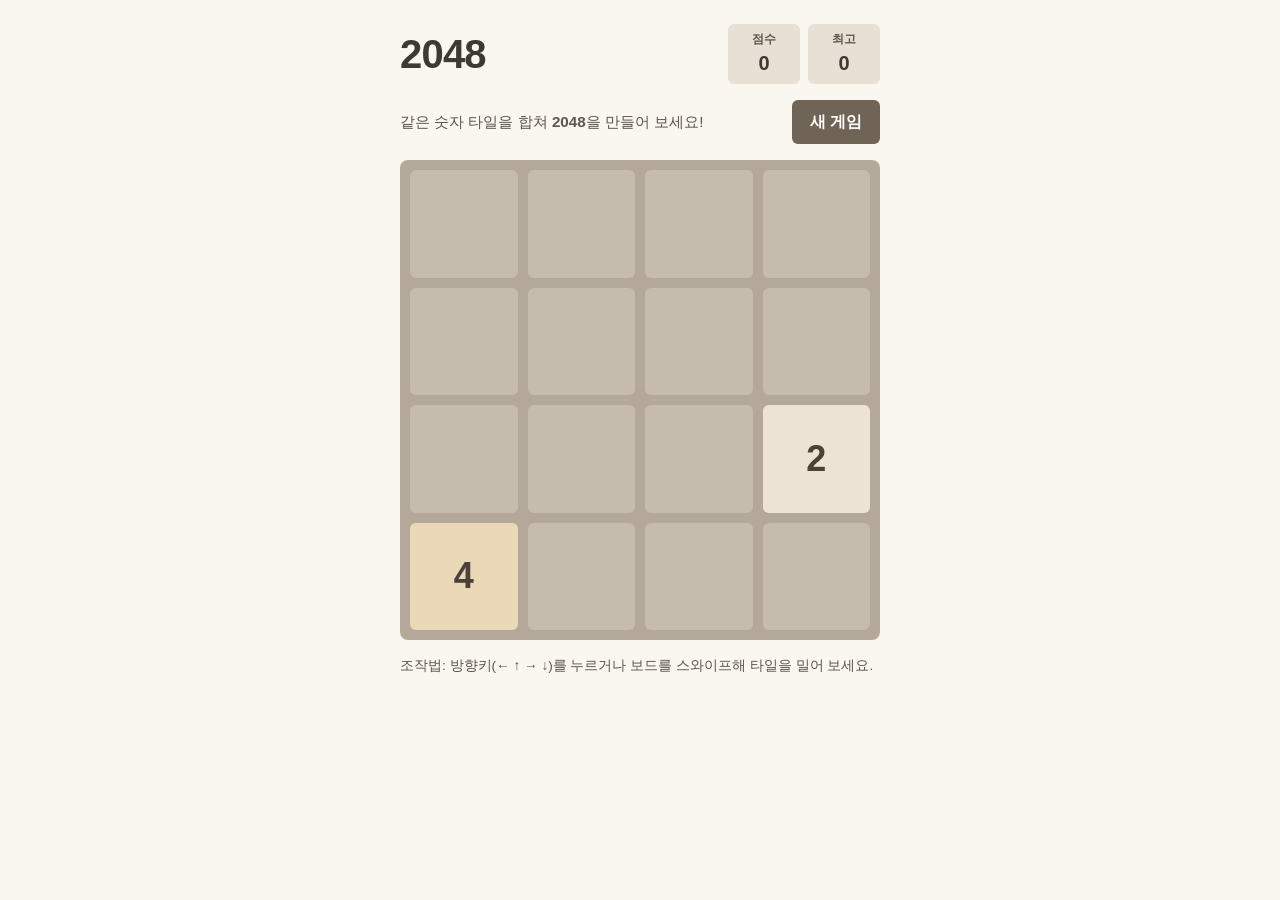
<file: apps/2048/index.html>
<!DOCTYPE html>
<html lang="ko">
<head>
  <meta charset="UTF-8">
  <meta name="viewport" content="width=device-width, initial-scale=1">
  <title>2048</title>
  <link rel="stylesheet" href="style.css">
  <script defer src="game.js"></script>
</head>
<body>
  <main class="app">
    <header class="header">
      <h1 class="title">2048</h1>
      <div class="scores" aria-live="polite">
        <div class="score-box">
          <span class="score-label">점수</span>
          <span class="score-value" id="score">0</span>
        </div>
        <div class="score-box">
          <span class="score-label">최고</span>
          <span class="score-value" id="best">0</span>
        </div>
      </div>
    </header>

    <div class="subheader">
      <p class="intro">같은 숫자 타일을 합쳐 <strong>2048</strong>을 만들어 보세요!</p>
      <button type="button" class="btn" id="btn-new">새 게임</button>
    </div>

    <div class="board-wrap">
      <div class="board" id="board" aria-label="2048 게임 보드"></div>
      <div class="overlay" id="overlay" hidden>
        <p class="overlay-title" id="overlay-title"></p>
        <p class="overlay-score" id="overlay-score" hidden></p>
        <div class="overlay-buttons">
          <button type="button" class="btn" id="btn-continue" hidden>계속하기</button>
          <button type="button" class="btn" id="btn-overlay-new" hidden>새 게임</button>
          <button type="button" class="btn" id="btn-restart" hidden>다시 시작</button>
        </div>
      </div>
    </div>

    <footer class="footer">
      <p>조작법: 방향키(← ↑ → ↓)를 누르거나 보드를 스와이프해 타일을 밀어 보세요.</p>
    </footer>
  </main>
</body>
</html>
</file>
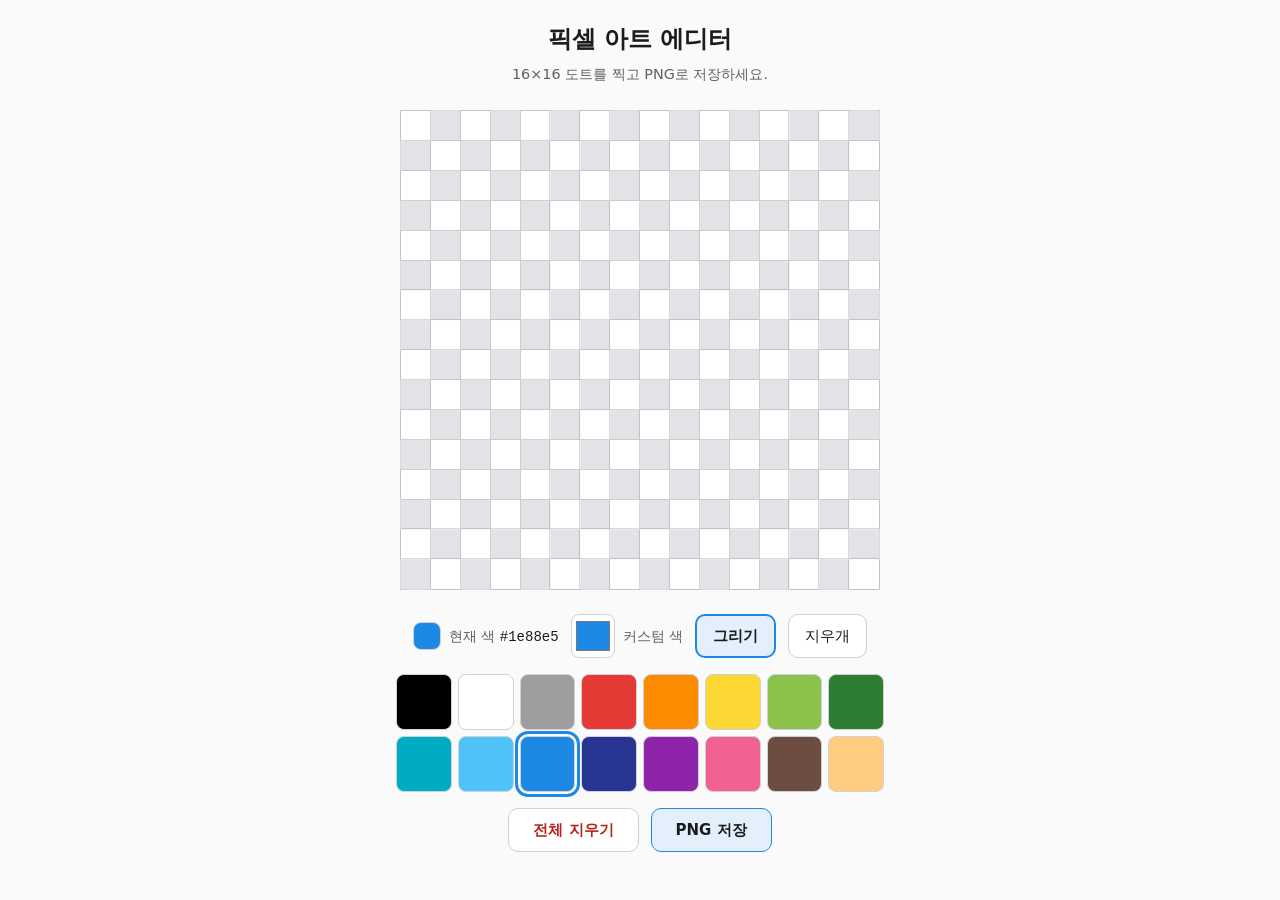
<file: apps/pixel-art/index.html>
<!DOCTYPE html>
<html lang="ko">
<head>
  <meta charset="UTF-8">
  <meta name="viewport" content="width=device-width, initial-scale=1">
  <title>픽셀 아트 에디터</title>
  <link rel="stylesheet" href="style.css">
  <script src="editor.js" defer></script>
</head>
<body>
  <header class="app-header">
    <h1>픽셀 아트 에디터</h1>
    <p class="tagline">16×16 도트를 찍고 PNG로 저장하세요.</p>
  </header>

  <main class="app-main">
    <!-- 캔버스 영역 -->
    <section class="board" aria-label="그림판">
      <div id="grid" class="grid" role="img" aria-label="16×16 픽셀 캔버스"></div>
      <noscript>
        <p class="noscript">이 에디터를 사용하려면 자바스크립트를 켜야 합니다.</p>
      </noscript>
    </section>

    <!-- 도구 줄 -->
    <section class="tools" aria-label="도구">
      <div class="tool-row">
        <div class="current-color">
          <span id="current-swatch" class="current-swatch" aria-hidden="true"></span>
          <span class="current-label">현재 색 <code id="current-hex">#1e88e5</code></span>
        </div>
        <label class="picker" for="color-picker">
          <input type="color" id="color-picker" value="#1e88e5" aria-label="커스텀 색상 선택">
          <span class="picker-text">커스텀 색</span>
        </label>
        <button type="button" id="pen-btn" class="tool-btn" aria-pressed="true">그리기</button>
        <button type="button" id="eraser-btn" class="tool-btn" aria-pressed="false">지우개</button>
      </div>

      <!-- 팔레트 (스와치는 JS로 생성) -->
      <div id="palette" class="palette" role="group" aria-label="색상 팔레트"></div>

      <!-- 액션 버튼 줄 -->
      <div class="action-row">
        <button type="button" id="clear-btn" class="action-btn action-btn--danger">전체 지우기</button>
        <button type="button" id="save-btn" class="action-btn action-btn--primary">PNG 저장</button>
      </div>
    </section>
  </main>
</body>
</html>
</file>
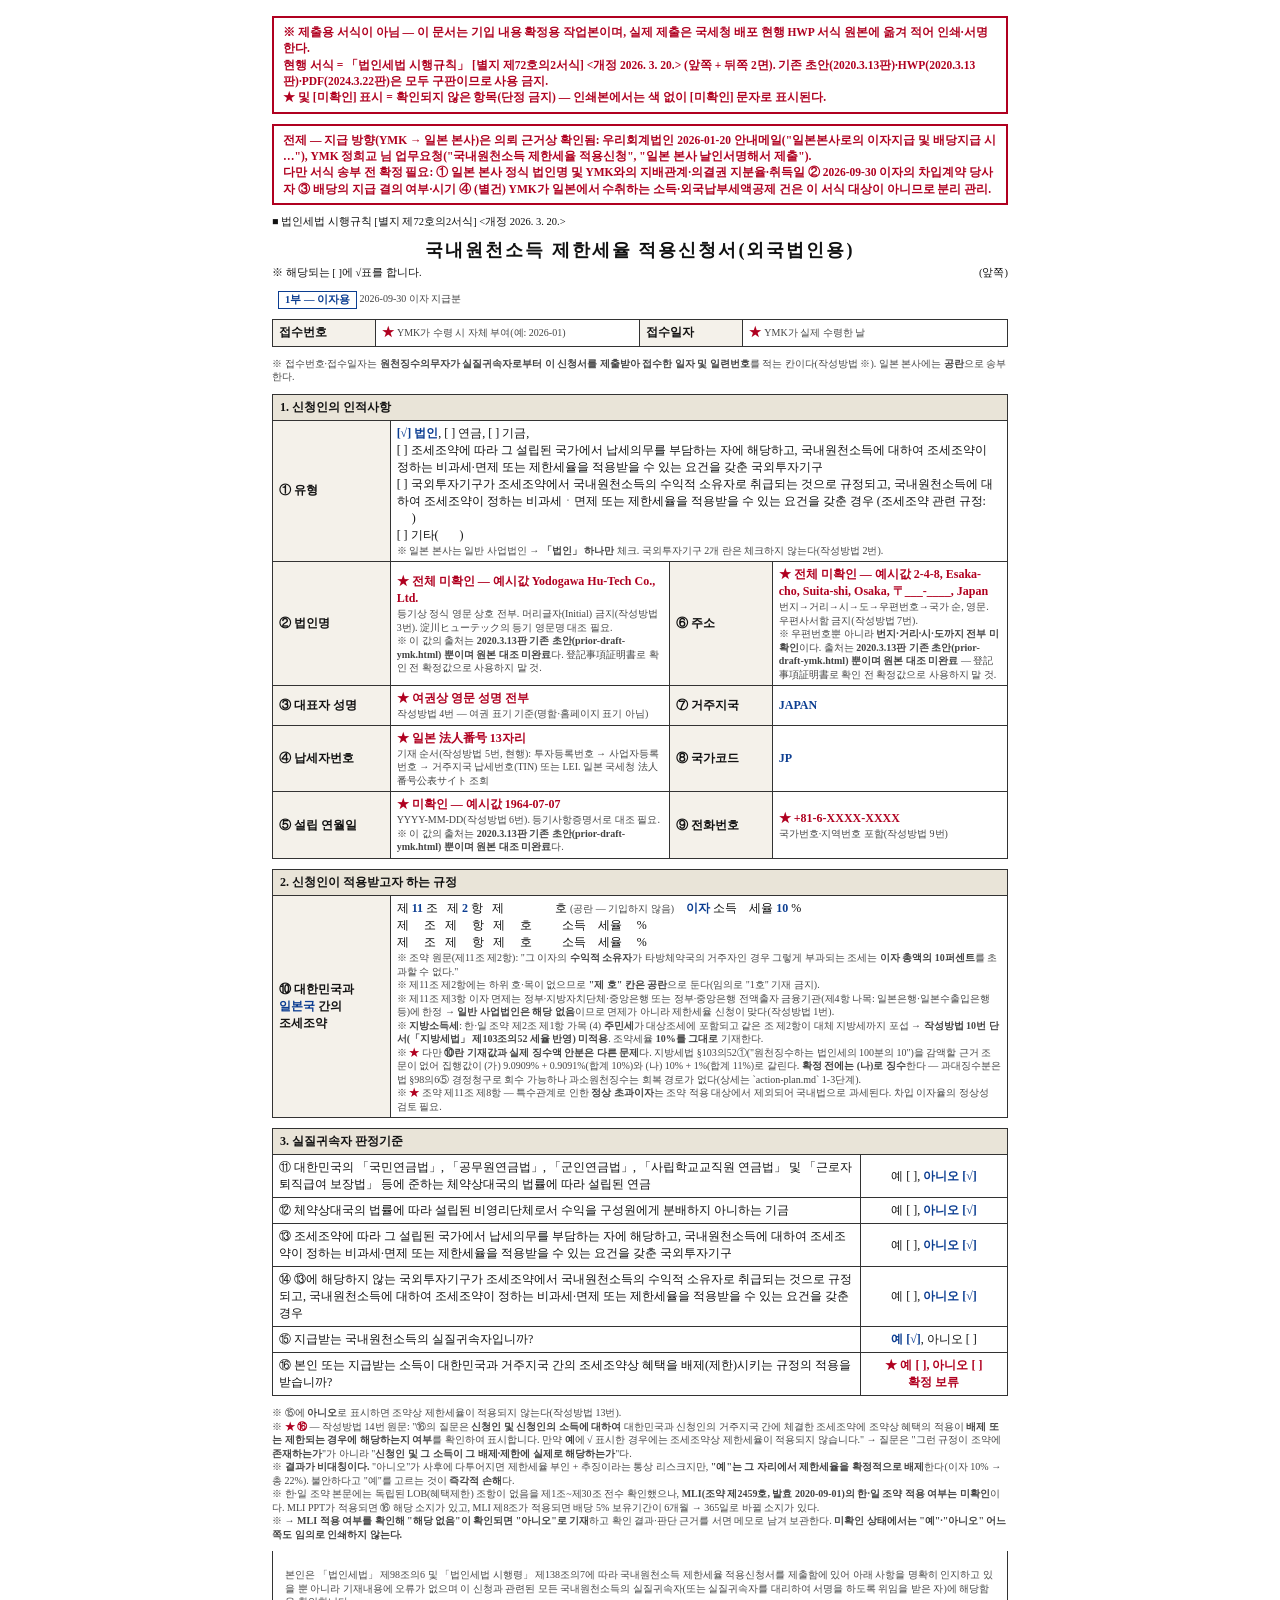
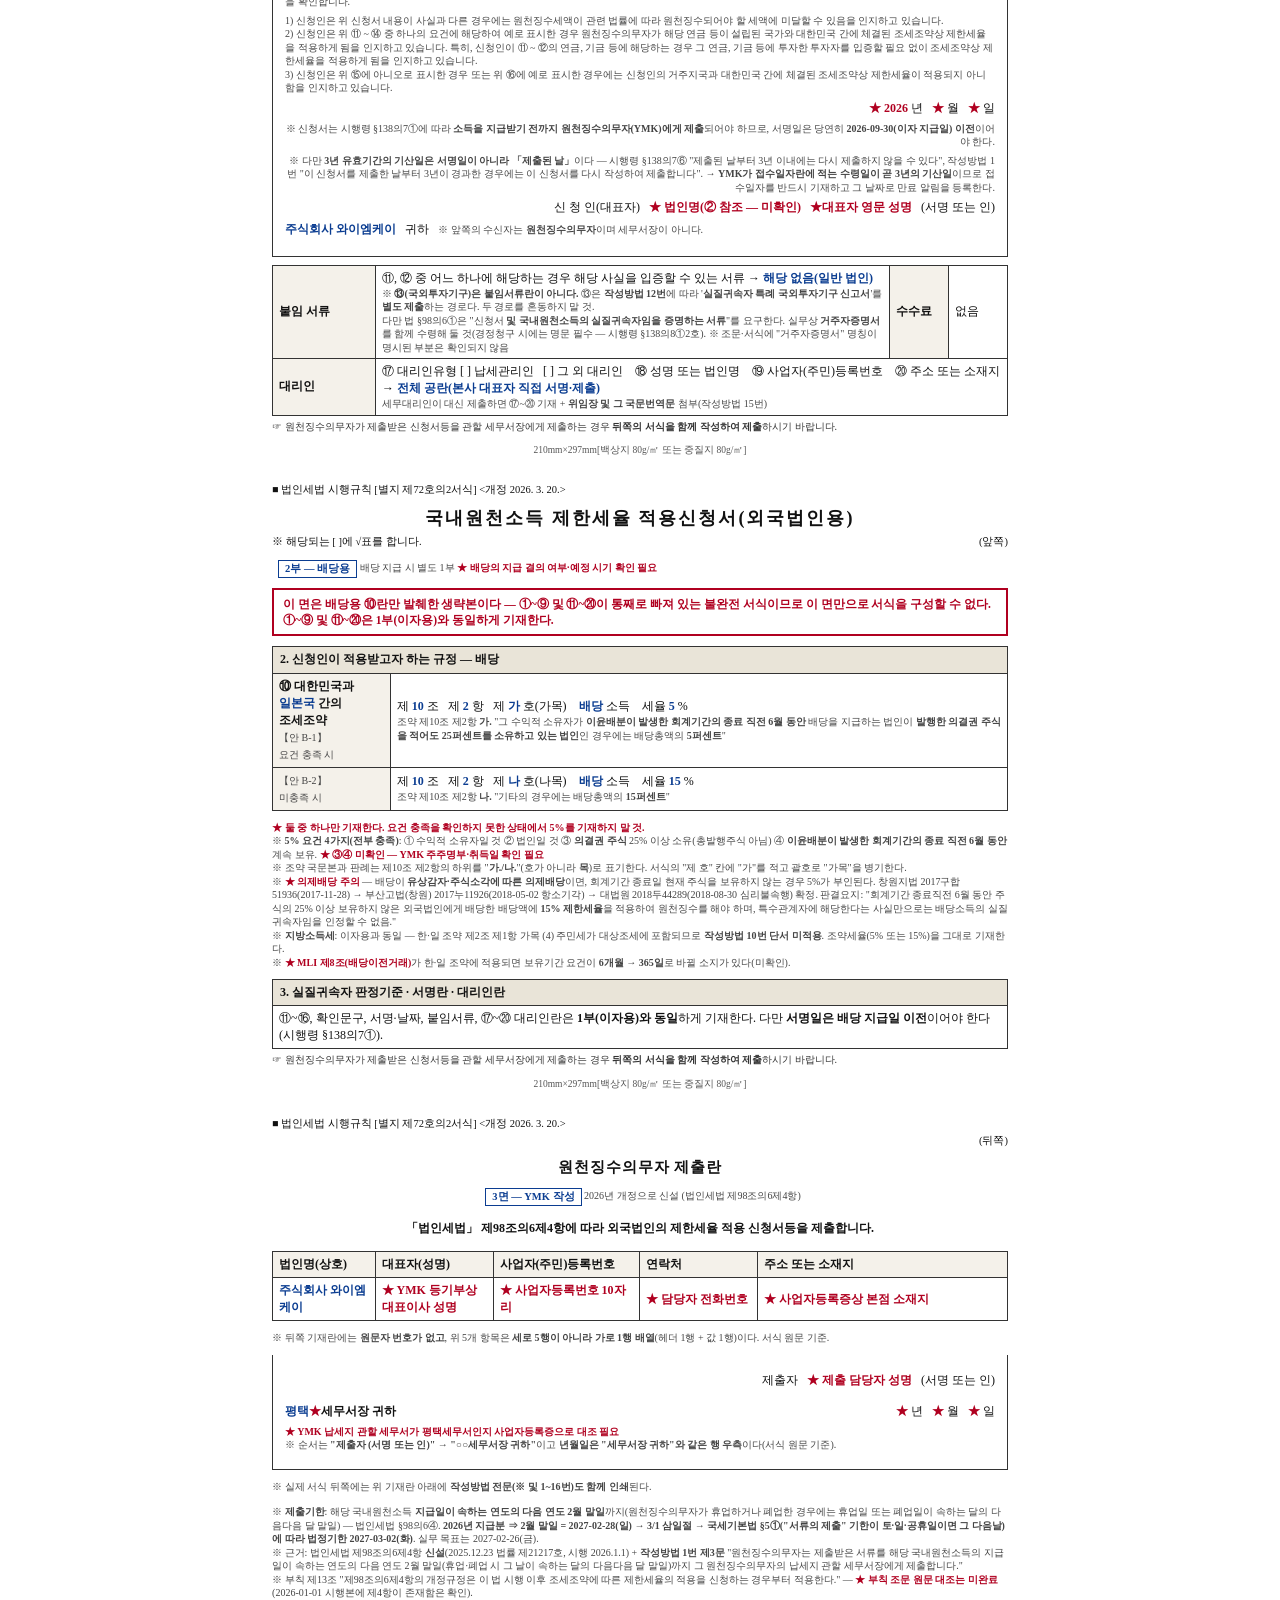
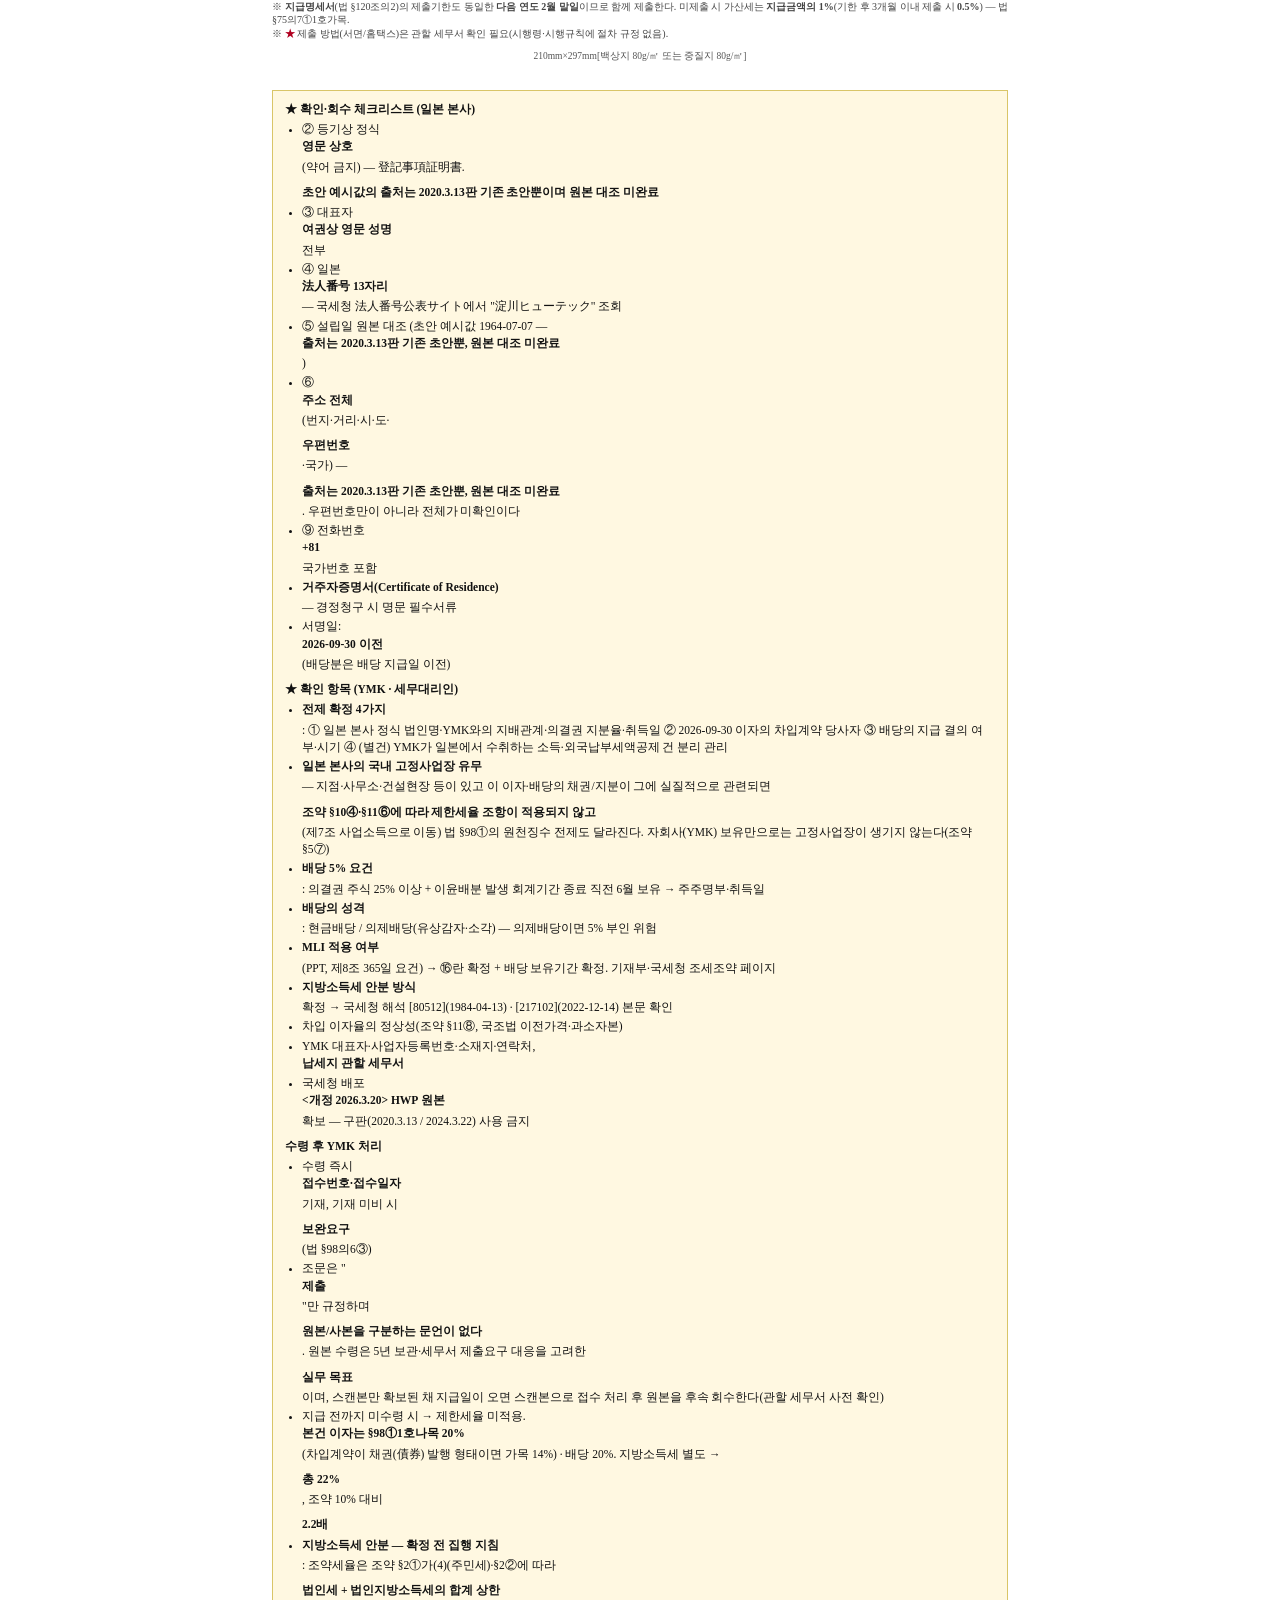
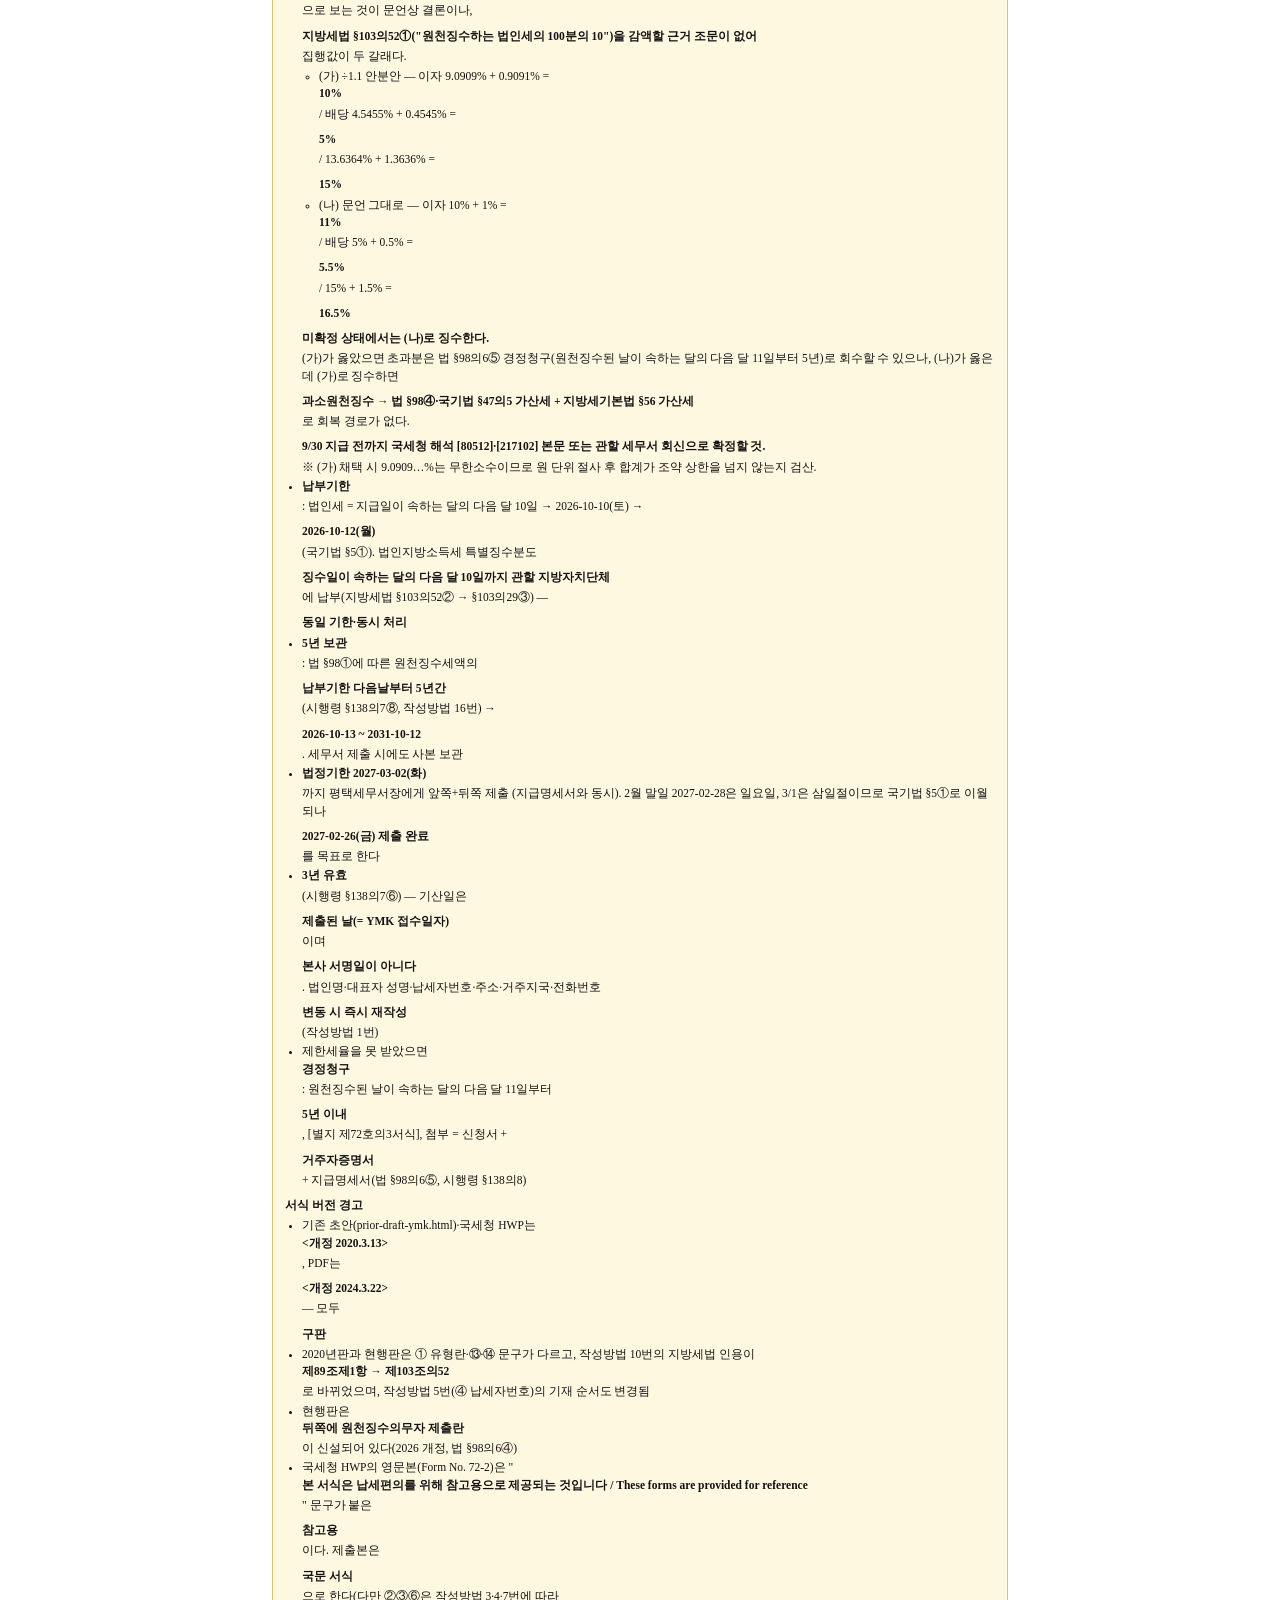
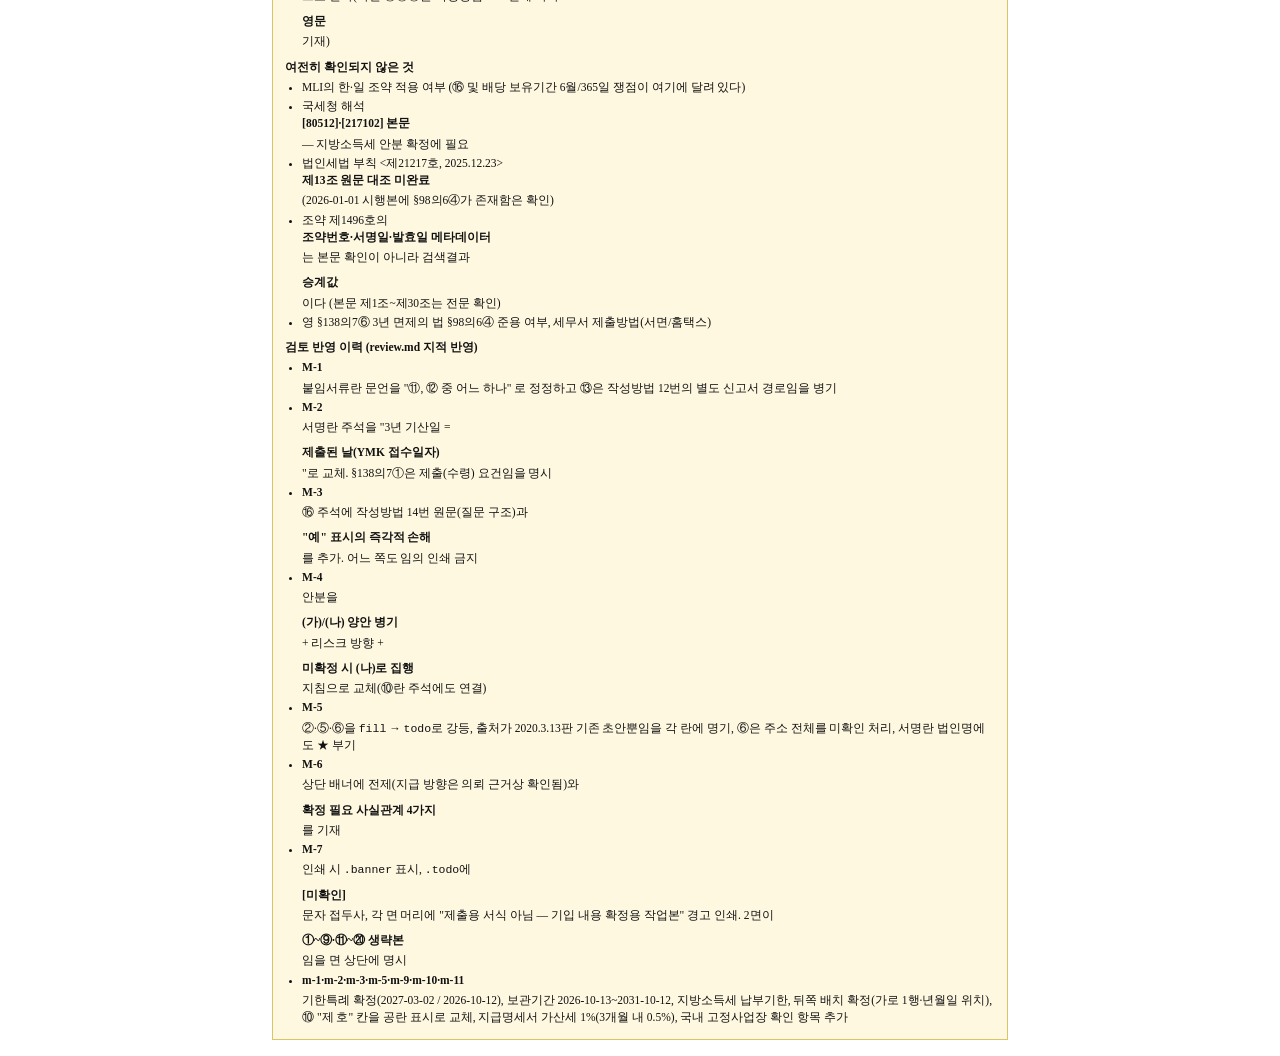
<file: work/ymk-limited-tax-rate/application-form-filled.html>
<!doctype html>
<html lang="ko">
<head>
<meta charset="utf-8">
<meta name="viewport" content="width=device-width, initial-scale=1">
<title>국내원천소득 제한세율 적용신청서(외국법인용) 기입본 — Yodogawa Hu-Tech / YMK</title>
<style>
  :root { color-scheme: light; }
  * { box-sizing: border-box; }
  body {
    font-family: "Batang", "바탕", "Noto Serif KR", "Malgun Gothic", serif;
    font-size: 12px; color: #111; background: #fff;
    max-width: 200mm; margin: 16px auto; padding: 0 10px; line-height: 1.42;
  }
  .page { margin-bottom: 26px; }
  .formno { font-size: 10.5px; margin: 0 0 2px; }
  h1 { font-size: 18px; text-align: center; margin: 8px 0 3px; letter-spacing: 2px; font-weight: 700; }
  .hint { font-size: 10.5px; margin: 2px 0 8px; overflow: hidden; }
  .hint .r { float: right; }
  table { width: 100%; border-collapse: collapse; }
  th, td { border: 1px solid #333; padding: 4px 6px; vertical-align: middle; }
  th { background: #f4f1ea; font-weight: 600; text-align: left; }
  .secband { background: #e9e4d8; font-weight: 700; border: 1px solid #333; border-bottom: none; padding: 4px 7px; margin-top: 10px; }
  .fill { color: #0b3d91; font-weight: 700; }
  .todo { color: #b00020; font-weight: 700; }
  .chk  { color: #0b3d91; font-weight: 700; }
  .small { font-size: 10px; color: #444; font-weight: 400; line-height: 1.35; }
  .sign { border: 1px solid #333; border-top: none; padding: 12px 12px; }
  .sign p { margin: 5px 0; }
  .right { text-align: right; }
  .center { text-align: center; }
  .memo { background: #fff8e1; border: 1px solid #d9c568; padding: 10px 12px; font-size: 11.5px; margin: 14px 0; line-height: 1.5; }
  .memo b { display: block; margin: 8px 0 3px; }
  .memo b:first-child { margin-top: 0; }
  ul { margin: 3px 0 3px 17px; padding: 0; }
  li { margin: 2px 0; }
  .banner { border: 2px solid #b00020; color: #b00020; font-weight: 700; padding: 6px 9px; margin: 10px 0; font-size: 11.5px; }
  .tag { display: inline-block; border: 1px solid #0b3d91; color: #0b3d91; font-size: 10.5px; font-weight: 700; padding: 1px 6px; margin-left: 6px; vertical-align: middle; }
  .footnote { font-size: 10px; color: #333; margin-top: 4px; }
  .paper { text-align: center; font-size: 9.5px; color: #555; margin-top: 4px; }
  @page { size: A4 portrait; margin: 11mm; }
  @media print {
    body { margin: 0; max-width: none; font-size: 10.5pt; padding: 0; }
    .memo, .noprint { display: none !important; }
    .banner { display: block !important; border: 2px solid #000; color: #000; }  /* 경고는 반드시 인쇄 */
    .page { page-break-after: always; margin-bottom: 0; }
    .page:last-of-type { page-break-after: auto; }
    .fill, .chk { color: #000; }
    .todo { color: #000; font-weight: 700; }
    .todo::before { content: "[미확인] "; }        /* 색 대신 문자로 구분 */
    .page::before {
      content: "※ 제출용 서식이 아님 — 기입 내용 확정용 작업본 (국세청 배포 <개정 2026.3.20> HWP 원본에 옮겨 적을 것)";
      display: block; border: 2px solid #000; padding: 6px; margin-bottom: 8px;
      font-weight: 700; font-size: 10pt;
    }
  }
</style>
</head>
<body>

<div class="banner">
  ※ <b>제출용 서식이 아님</b> — 이 문서는 <b>기입 내용 확정용 작업본</b>이며, 실제 제출은 국세청 배포 현행 HWP 서식 원본에 옮겨 적어 인쇄·서명한다.<br>
  현행 서식 = 「법인세법 시행규칙」 [별지 제72호의2서식] &lt;개정 2026. 3. 20.&gt; (앞쪽 + 뒤쪽 2면).
  기존 초안(2020.3.13판)·HWP(2020.3.13판)·PDF(2024.3.22판)은 모두 구판이므로 사용 금지.<br>
  <b>★ 및 [미확인] 표시 = 확인되지 않은 항목(단정 금지)</b> — 인쇄본에서는 색 없이 <b>[미확인]</b> 문자로 표시된다.
</div>

<div class="banner">
  <b>전제 — 지급 방향(YMK → 일본 본사)은 의뢰 근거상 확인됨</b>: 우리회계법인 2026-01-20 안내메일("일본본사로의 이자지급 및 배당지급 시 …"), YMK 정희교 님 업무요청("국내원천소득 제한세율 적용신청", "일본 본사 날인서명해서 제출").<br>
  <b>다만 서식 송부 전 확정 필요</b>: ① 일본 본사 정식 법인명 및 YMK와의 지배관계·의결권 지분율·취득일 ② 2026-09-30 이자의 차입계약 당사자 ③ 배당의 지급 결의 여부·시기 ④ (별건) YMK가 일본에서 수취하는 소득·외국납부세액공제 건은 이 서식 대상이 아니므로 분리 관리.
</div>

<!-- ================= PAGE 1 : 앞쪽 · 이자용 ================= -->
<div class="page">
  <p class="formno">■ 법인세법 시행규칙 [별지 제72호의2서식] &lt;개정 2026. 3. 20.&gt;</p>
  <h1>국내원천소득 제한세율 적용신청서(외국법인용)</h1>
  <p class="hint">※ 해당되는 [ ]에 √표를 합니다. <span class="r">(앞쪽)</span></p>
  <p class="small noprint"><span class="tag">1부 — 이자용</span> 2026-09-30 이자 지급분</p>

  <table>
    <tr>
      <th style="width:14%">접수번호</th>
      <td style="width:36%"><span class="todo">★</span> <span class="small">YMK가 수령 시 자체 부여(예: 2026-01)</span></td>
      <th style="width:14%">접수일자</th>
      <td><span class="todo">★</span> <span class="small">YMK가 실제 수령한 날</span></td>
    </tr>
  </table>
  <p class="small">※ 접수번호·접수일자는 <b>원천징수의무자가 실질귀속자로부터 이 신청서를 제출받아 접수한 일자 및 일련번호</b>를 적는 칸이다(작성방법 ※). 일본 본사에는 <b>공란</b>으로 송부한다.</p>

  <div class="secband">1. 신청인의 인적사항</div>
  <table>
    <tr>
      <th style="width:16%">① 유형</th>
      <td colspan="3">
        <span class="chk">[√] 법인</span>, [ ] 연금, [ ] 기금,<br>
        [ ] 조세조약에 따라 그 설립된 국가에서 납세의무를 부담하는 자에 해당하고, 국내원천소득에 대하여 조세조약이 정하는 비과세·면제 또는 제한세율을 적용받을 수 있는 요건을 갖춘 국외투자기구<br>
        [ ] 국외투자기구가 조세조약에서 국내원천소득의 수익적 소유자로 취급되는 것으로 규정되고, 국내원천소득에 대하여 조세조약이 정하는 비과세ㆍ면제 또는 제한세율을 적용받을 수 있는 요건을 갖춘 경우 (조세조약 관련 규정: &nbsp;&nbsp;&nbsp;&nbsp;&nbsp;)<br>
        [ ] 기타( &nbsp;&nbsp;&nbsp;&nbsp;&nbsp; )
        <div class="small">※ 일본 본사는 일반 사업법인 → <b>「법인」 하나만</b> 체크. 국외투자기구 2개 란은 체크하지 않는다(작성방법 2번).</div>
      </td>
    </tr>
    <tr>
      <th>② 법인명</th>
      <td style="width:38%"><span class="todo">★ 전체 미확인 — 예시값 Yodogawa Hu-Tech Co., Ltd.</span>
        <div class="small">등기상 정식 영문 상호 전부. 머리글자(Initial) 금지(작성방법 3번). 淀川ヒューテック의 등기 영문명 대조 필요.<br>
        ※ 이 값의 출처는 <b>2020.3.13판 기존 초안(prior-draft-ymk.html) 뿐이며 원본 대조 미완료</b>다. 登記事項証明書로 확인 전 확정값으로 사용하지 말 것.</div></td>
      <th style="width:14%">⑥ 주소</th>
      <td><span class="todo">★ 전체 미확인 — 예시값 2-4-8, Esaka-cho, Suita-shi, Osaka, 〒___-____, Japan</span>
        <div class="small">번지→거리→시→도→우편번호→국가 순, 영문. 우편사서함 금지(작성방법 7번).<br>
        ※ 우편번호뿐 아니라 <b>번지·거리·시·도까지 전부 미확인</b>이다. 출처는 <b>2020.3.13판 기존 초안(prior-draft-ymk.html) 뿐이며 원본 대조 미완료</b> — 登記事項証明書로 확인 전 확정값으로 사용하지 말 것.</div></td>
    </tr>
    <tr>
      <th>③ 대표자 성명</th>
      <td><span class="todo">★ 여권상 영문 성명 전부</span>
        <div class="small">작성방법 4번 — 여권 표기 기준(명함·홈페이지 표기 아님)</div></td>
      <th>⑦ 거주지국</th>
      <td class="fill">JAPAN</td>
    </tr>
    <tr>
      <th>④ 납세자번호</th>
      <td><span class="todo">★ 일본 法人番号 13자리</span>
        <div class="small">기재 순서(작성방법 5번, 현행): 투자등록번호 → 사업자등록번호 → 거주지국 납세번호(TIN) 또는 LEI. 일본 국세청 法人番号公表サイト 조회</div></td>
      <th>⑧ 국가코드</th>
      <td class="fill">JP</td>
    </tr>
    <tr>
      <th>⑤ 설립 연월일</th>
      <td><span class="todo">★ 미확인 — 예시값 1964-07-07</span>
        <div class="small">YYYY-MM-DD(작성방법 6번). 등기사항증명서로 대조 필요.<br>
        ※ 이 값의 출처는 <b>2020.3.13판 기존 초안(prior-draft-ymk.html) 뿐이며 원본 대조 미완료</b>다.</div></td>
      <th>⑨ 전화번호</th>
      <td><span class="todo">★ +81-6-XXXX-XXXX</span>
        <div class="small">국가번호·지역번호 포함(작성방법 9번)</div></td>
    </tr>
  </table>

  <div class="secband">2. 신청인이 적용받고자 하는 규정</div>
  <table>
    <tr>
      <th style="width:16%">⑩ 대한민국과<br><span class="fill">일본국</span> 간의<br>조세조약</th>
      <td>
        제 <span class="fill">11</span> 조 &nbsp; 제 <span class="fill">2</span> 항 &nbsp; 제 <span style="letter-spacing:1em">&nbsp;&nbsp;&nbsp;</span> 호 <span class="small">(공란 — 기입하지 않음)</span> &nbsp;&nbsp; <span class="fill">이자</span> 소득 &nbsp;&nbsp; 세율 <span class="fill">10</span> %<br>
        제 &nbsp;&nbsp;&nbsp; 조 &nbsp; 제 &nbsp;&nbsp;&nbsp; 항 &nbsp; 제 &nbsp;&nbsp;&nbsp; 호 &nbsp;&nbsp; &nbsp;&nbsp;&nbsp;&nbsp;&nbsp; 소득 &nbsp;&nbsp; 세율 &nbsp;&nbsp;&nbsp; %<br>
        제 &nbsp;&nbsp;&nbsp; 조 &nbsp; 제 &nbsp;&nbsp;&nbsp; 항 &nbsp; 제 &nbsp;&nbsp;&nbsp; 호 &nbsp;&nbsp; &nbsp;&nbsp;&nbsp;&nbsp;&nbsp; 소득 &nbsp;&nbsp; 세율 &nbsp;&nbsp;&nbsp; %
        <div class="small">
          ※ 조약 원문(제11조 제2항): "그 이자의 <b>수익적 소유자</b>가 타방체약국의 거주자인 경우 그렇게 부과되는 조세는 <b>이자 총액의 10퍼센트</b>를 초과할 수 없다."<br>
          ※ 제11조 제2항에는 하위 호·목이 없으므로 <b>"제 호" 칸은 공란</b>으로 둔다(임의로 "1호" 기재 금지).<br>
          ※ 제11조 제3항 이자 면제는 정부·지방자치단체·중앙은행 또는 정부·중앙은행 전액출자 금융기관(제4항 나목: 일본은행·일본수출입은행 등)에 한정 → <b>일반 사업법인은 해당 없음</b>이므로 면제가 아니라 제한세율 신청이 맞다(작성방법 1번).<br>
          ※ <b>지방소득세</b>: 한·일 조약 제2조 제1항 가목 (4) <b>주민세</b>가 대상조세에 포함되고 같은 조 제2항이 대체 지방세까지 포섭 → <b>작성방법 10번 단서(「지방세법」 제103조의52 세율 반영) 미적용</b>. 조약세율 <b>10%를 그대로</b> 기재한다.<br>
          ※ <span class="todo">★</span> 다만 <b>⑩란 기재값과 실제 징수액 안분은 다른 문제</b>다. 지방세법 §103의52①("원천징수하는 법인세의 100분의 10")을 감액할 근거 조문이 없어 집행값이 (가) 9.0909% + 0.9091%(합계 10%)와 (나) 10% + 1%(합계 11%)로 갈린다. <b>확정 전에는 (나)로 징수</b>한다 — 과대징수분은 법 §98의6⑤ 경정청구로 회수 가능하나 과소원천징수는 회복 경로가 없다(상세는 `action-plan.md` 1-3단계).<br>
          ※ <span class="todo">★</span> 조약 제11조 제8항 — 특수관계로 인한 <b>정상 초과이자</b>는 조약 적용 대상에서 제외되어 국내법으로 과세된다. 차입 이자율의 정상성 검토 필요.
        </div>
      </td>
    </tr>
  </table>

  <div class="secband">3. 실질귀속자 판정기준</div>
  <table>
    <tr><td style="width:80%">⑪ 대한민국의 「국민연금법」, 「공무원연금법」, 「군인연금법」, 「사립학교교직원 연금법」 및 「근로자퇴직급여 보장법」 등에 준하는 체약상대국의 법률에 따라 설립된 연금</td><td class="center">예 [ ], <span class="chk">아니오 [√]</span></td></tr>
    <tr><td>⑫ 체약상대국의 법률에 따라 설립된 비영리단체로서 수익을 구성원에게 분배하지 아니하는 기금</td><td class="center">예 [ ], <span class="chk">아니오 [√]</span></td></tr>
    <tr><td>⑬ 조세조약에 따라 그 설립된 국가에서 납세의무를 부담하는 자에 해당하고, 국내원천소득에 대하여 조세조약이 정하는 비과세·면제 또는 제한세율을 적용받을 수 있는 요건을 갖춘 국외투자기구</td><td class="center">예 [ ], <span class="chk">아니오 [√]</span></td></tr>
    <tr><td>⑭ ⑬에 해당하지 않는 국외투자기구가 조세조약에서 국내원천소득의 수익적 소유자로 취급되는 것으로 규정되고, 국내원천소득에 대하여 조세조약이 정하는 비과세·면제 또는 제한세율을 적용받을 수 있는 요건을 갖춘 경우</td><td class="center">예 [ ], <span class="chk">아니오 [√]</span></td></tr>
    <tr><td>⑮ 지급받는 국내원천소득의 실질귀속자입니까?</td><td class="center"><span class="chk">예 [√]</span>, 아니오 [ ]</td></tr>
    <tr><td>⑯ 본인 또는 지급받는 소득이 대한민국과 거주지국 간의 조세조약상 혜택을 배제(제한)시키는 규정의 적용을 받습니까?</td><td class="center"><span class="todo">★ 예 [ ], 아니오 [ ]<br>확정 보류</span></td></tr>
  </table>
  <p class="small">
    ※ ⑮에 <b>아니오</b>로 표시하면 조약상 제한세율이 적용되지 않는다(작성방법 13번).<br>
    ※ <span class="todo">★ ⑯</span> — 작성방법 14번 원문: "⑯의 질문은 <b>신청인 및 신청인의 소득에 대하여</b> 대한민국과 신청인의 거주지국 간에 체결한 조세조약에 조약상 혜택의 적용이 <b>배제 또는 제한되는 경우에 해당하는지 여부</b>를 확인하여 표시합니다. 만약 <b>예</b>에 √ 표시한 경우에는 조세조약상 제한세율이 적용되지 않습니다." → 질문은 "그런 규정이 조약에 <b>존재하는가</b>"가 아니라 "<b>신청인 및 그 소득이 그 배제·제한에 실제로 해당하는가</b>"다.<br>
    ※ <b>결과가 비대칭이다.</b> "아니오"가 사후에 다투어지면 제한세율 부인 + 추징이라는 통상 리스크지만, <b>"예"는 그 자리에서 제한세율을 확정적으로 배제</b>한다(이자 10% → 총 22%). 불안하다고 "예"를 고르는 것이 <b>즉각적 손해</b>다.<br>
    ※ 한·일 조약 본문에는 독립된 LOB(혜택제한) 조항이 없음을 제1조~제30조 전수 확인했으나, <b>MLI(조약 제2459호, 발효 2020-09-01)의 한·일 조약 적용 여부는 미확인</b>이다. MLI PPT가 적용되면 ⑯ 해당 소지가 있고, MLI 제8조가 적용되면 배당 5% 보유기간이 6개월 → 365일로 바뀔 소지가 있다.<br>
    ※ → <b>MLI 적용 여부를 확인해 "해당 없음"이 확인되면 "아니오"로 기재</b>하고 확인 결과·판단 근거를 서면 메모로 남겨 보관한다. <b>미확인 상태에서는 "예"·"아니오" 어느 쪽도 임의로 인쇄하지 않는다.</b>
  </p>

  <div class="sign">
    <p class="small">본인은 「법인세법」 제98조의6 및 「법인세법 시행령」 제138조의7에 따라 국내원천소득 제한세율 적용신청서를 제출함에 있어 아래 사항을 명확히 인지하고 있을 뿐 아니라 기재내용에 오류가 없으며 이 신청과 관련된 모든 국내원천소득의 실질귀속자(또는 실질귀속자를 대리하여 서명을 하도록 위임을 받은 자)에 해당함을 확인합니다.</p>
    <p class="small">1) 신청인은 위 신청서 내용이 사실과 다른 경우에는 원천징수세액이 관련 법률에 따라 원천징수되어야 할 세액에 미달할 수 있음을 인지하고 있습니다.<br>
      2) 신청인은 위 ⑪ ~ ⑭ 중 하나의 요건에 해당하여 예로 표시한 경우 원천징수의무자가 해당 연금 등이 설립된 국가와 대한민국 간에 체결된 조세조약상 제한세율을 적용하게 됨을 인지하고 있습니다. 특히, 신청인이 ⑪ ~ ⑫의 연금, 기금 등에 해당하는 경우 그 연금, 기금 등에 투자한 투자자를 입증할 필요 없이 조세조약상 제한세율을 적용하게 됨을 인지하고 있습니다.<br>
      3) 신청인은 위 ⑮에 아니오로 표시한 경우 또는 위 ⑯에 예로 표시한 경우에는 신청인의 거주지국과 대한민국 간에 체결된 조세조약상 제한세율이 적용되지 아니함을 인지하고 있습니다.</p>
    <p class="right"><span class="todo">★ 2026</span> 년 &nbsp; <span class="todo">★</span> 월 &nbsp; <span class="todo">★</span> 일</p>
    <p class="small right">※ 신청서는 시행령 §138의7①에 따라 <b>소득을 지급받기 전까지 원천징수의무자(YMK)에게 제출</b>되어야 하므로, 서명일은 당연히 <b>2026-09-30(이자 지급일) 이전</b>이어야 한다.</p>
    <p class="small right">※ 다만 <b>3년 유효기간의 기산일은 서명일이 아니라 「제출된 날」</b>이다 — 시행령 §138의7⑥ "제출된 날부터 3년 이내에는 다시 제출하지 않을 수 있다", 작성방법 1번 "이 신청서를 제출한 날부터 3년이 경과한 경우에는 이 신청서를 다시 작성하여 제출합니다". → <b>YMK가 접수일자란에 적는 수령일이 곧 3년의 기산일</b>이므로 접수일자를 반드시 기재하고 그 날짜로 만료 알림을 등록한다.</p>
    <p class="right">신 청 인(대표자) &nbsp; <span class="todo">★ 법인명(② 참조 — 미확인)</span> &nbsp; <span class="todo">★대표자 영문 성명</span> &nbsp; (서명 또는 인)</p>
    <p><span class="fill">주식회사 와이엠케이</span> &nbsp; 귀하 &nbsp; <span class="small">※ 앞쪽의 수신자는 <b>원천징수의무자</b>이며 세무서장이 아니다.</span></p>
  </div>

  <table style="margin-top:8px">
    <tr>
      <th style="width:14%">붙임 서류</th>
      <td>⑪, ⑫ 중 어느 하나에 해당하는 경우 해당 사실을 입증할 수 있는 서류 → <span class="fill">해당 없음(일반 법인)</span>
        <div class="small">※ <b>⑬(국외투자기구)은 붙임서류란이 아니다.</b> ⑬은 <b>작성방법 12번</b>에 따라 '<b>실질귀속자 특례 국외투자기구 신고서</b>'를 <b>별도 제출</b>하는 경로다. 두 경로를 혼동하지 말 것.<br>
        다만 법 §98의6①은 "신청서 <b>및 국내원천소득의 실질귀속자임을 증명하는 서류</b>"를 요구한다. 실무상 <b>거주자증명서</b>를 함께 수령해 둘 것(경정청구 시에는 명문 필수 — 시행령 §138의8①2호). ※ 조문·서식에 "거주자증명서" 명칭이 명시된 부분은 확인되지 않음</div></td>
      <th style="width:8%">수수료</th><td style="width:8%">없음</td>
    </tr>
    <tr>
      <th>대리인</th>
      <td colspan="3">
        ⑰ 대리인유형 [ ] 납세관리인 &nbsp; [ ] 그 외 대리인 &nbsp;&nbsp; ⑱ 성명 또는 법인명 &nbsp;&nbsp; ⑲ 사업자(주민)등록번호 &nbsp;&nbsp; ⑳ 주소 또는 소재지 → <span class="fill">전체 공란(본사 대표자 직접 서명·제출)</span>
        <div class="small">세무대리인이 대신 제출하면 ⑰~⑳ 기재 + <b>위임장 및 그 국문번역문</b> 첨부(작성방법 15번)</div>
      </td>
    </tr>
  </table>
  <p class="footnote">☞ 원천징수의무자가 제출받은 신청서등을 관할 세무서장에게 제출하는 경우 <b>뒤쪽의 서식을 함께 작성하여 제출</b>하시기 바랍니다.</p>
  <p class="paper">210mm×297mm[백상지 80g/㎡ 또는 중질지 80g/㎡]</p>
</div>

<!-- ================= PAGE 2 : 앞쪽 · 배당용 ================= -->
<div class="page">
  <p class="formno">■ 법인세법 시행규칙 [별지 제72호의2서식] &lt;개정 2026. 3. 20.&gt;</p>
  <h1>국내원천소득 제한세율 적용신청서(외국법인용)</h1>
  <p class="hint">※ 해당되는 [ ]에 √표를 합니다. <span class="r">(앞쪽)</span></p>
  <p class="small"><span class="tag">2부 — 배당용</span> 배당 지급 시 별도 1부 <span class="todo">★ 배당의 지급 결의 여부·예정 시기 확인 필요</span></p>

  <div class="banner">이 면은 <b>배당용 ⑩란만 발췌한 생략본</b>이다 — <b>①~⑨ 및 ⑪~⑳이 통째로 빠져 있는 불완전 서식</b>이므로 이 면만으로 서식을 구성할 수 없다. ①~⑨ 및 ⑪~⑳은 1부(이자용)와 동일하게 기재한다.</div>

  <div class="secband">2. 신청인이 적용받고자 하는 규정 — 배당</div>
  <table>
    <tr>
      <th style="width:16%">⑩ 대한민국과<br><span class="fill">일본국</span> 간의<br>조세조약<br><span class="small">【안 B-1】<br>요건 충족 시</span></th>
      <td>
        제 <span class="fill">10</span> 조 &nbsp; 제 <span class="fill">2</span> 항 &nbsp; 제 <span class="fill">가</span> 호(가목) &nbsp;&nbsp; <span class="fill">배당</span> 소득 &nbsp;&nbsp; 세율 <span class="fill">5</span> %
        <div class="small">
          조약 제10조 제2항 <b>가.</b> "그 수익적 소유자가 <b>이윤배분이 발생한 회계기간의 종료 직전 6월 동안</b> 배당을 지급하는 법인이 <b>발행한 의결권 주식을 적어도 25퍼센트를 소유하고 있는 법인</b>인 경우에는 배당총액의 <b>5퍼센트</b>"
        </div>
      </td>
    </tr>
    <tr>
      <th><span class="small">【안 B-2】<br>미충족 시</span></th>
      <td>
        제 <span class="fill">10</span> 조 &nbsp; 제 <span class="fill">2</span> 항 &nbsp; 제 <span class="fill">나</span> 호(나목) &nbsp;&nbsp; <span class="fill">배당</span> 소득 &nbsp;&nbsp; 세율 <span class="fill">15</span> %
        <div class="small">조약 제10조 제2항 <b>나.</b> "기타의 경우에는 배당총액의 <b>15퍼센트</b>"</div>
      </td>
    </tr>
  </table>
  <p class="small">
    <span class="todo">★ 둘 중 하나만 기재한다. 요건 충족을 확인하지 못한 상태에서 5%를 기재하지 말 것.</span><br>
    ※ <b>5% 요건 4가지(전부 충족)</b>: ① 수익적 소유자일 것 ② 법인일 것 ③ <b>의결권 주식</b> 25% 이상 소유(총발행주식 아님) ④ <b>이윤배분이 발생한 회계기간의 종료 직전 6월 동안</b> 계속 보유. <span class="todo">★ ③④ 미확인 — YMK 주주명부·취득일 확인 필요</span><br>
    ※ 조약 국문본과 판례는 제10조 제2항의 하위를 "<b>가./나.</b>"(호가 아니라 <b>목</b>)로 표기한다. 서식의 "제 호" 칸에 "가"를 적고 괄호로 "가목"을 병기한다.<br>
    ※ <span class="todo">★ 의제배당 주의</span> — 배당이 <b>유상감자·주식소각에 따른 의제배당</b>이면, 회계기간 종료일 현재 주식을 보유하지 않는 경우 5%가 부인된다. 창원지법 2017구합51936(2017-11-28) → 부산고법(창원) 2017누11926(2018-05-02 항소기각) → 대법원 2018두44289(2018-08-30 심리불속행) 확정. 판결요지: "회계기간 종료직전 6월 동안 주식의 25% 이상 보유하지 않은 외국법인에게 배당한 배당액에 <b>15% 제한세율</b>을 적용하여 원천징수를 해야 하며, 특수관계자에 해당한다는 사실만으로는 배당소득의 실질귀속자임을 인정할 수 없음."<br>
    ※ <b>지방소득세</b>: 이자용과 동일 — 한·일 조약 제2조 제1항 가목 (4) 주민세가 대상조세에 포함되므로 <b>작성방법 10번 단서 미적용</b>. 조약세율(5% 또는 15%)을 그대로 기재한다.<br>
    ※ <span class="todo">★ MLI 제8조(배당이전거래)</span>가 한·일 조약에 적용되면 보유기간 요건이 <b>6개월 → 365일</b>로 바뀔 소지가 있다(미확인).
  </p>

  <div class="secband">3. 실질귀속자 판정기준 · 서명란 · 대리인란</div>
  <table>
    <tr><td>⑪~⑯, 확인문구, 서명·날짜, 붙임서류, ⑰~⑳ 대리인란은 <b>1부(이자용)와 동일</b>하게 기재한다. 다만 <b>서명일은 배당 지급일 이전</b>이어야 한다(시행령 §138의7①).</td></tr>
  </table>
  <p class="footnote">☞ 원천징수의무자가 제출받은 신청서등을 관할 세무서장에게 제출하는 경우 <b>뒤쪽의 서식을 함께 작성하여 제출</b>하시기 바랍니다.</p>
  <p class="paper">210mm×297mm[백상지 80g/㎡ 또는 중질지 80g/㎡]</p>
</div>

<!-- ================= PAGE 3 : 뒤쪽 · 원천징수의무자 제출란 ================= -->
<div class="page">
  <p class="formno">■ 법인세법 시행규칙 [별지 제72호의2서식] &lt;개정 2026. 3. 20.&gt;</p>
  <p class="hint"><span class="r">(뒤쪽)</span></p>
  <h1 style="font-size:15px; letter-spacing:1px;">원천징수의무자 제출란</h1>
  <p class="small center noprint"><span class="tag">3면 — YMK 작성</span> 2026년 개정으로 신설 (법인세법 제98조의6제4항)</p>

  <p style="margin:14px 0; font-weight:700; text-align:center;">「법인세법」 제98조의6제4항에 따라 외국법인의 제한세율 적용 신청서등을 제출합니다.</p>

  <table>
    <tr>
      <th style="width:14%">법인명(상호)</th>
      <th style="width:16%">대표자(성명)</th>
      <th style="width:20%">사업자(주민)등록번호</th>
      <th style="width:16%">연락처</th>
      <th>주소 또는 소재지</th>
    </tr>
    <tr>
      <td class="fill">주식회사 와이엠케이</td>
      <td><span class="todo">★ YMK 등기부상 대표이사 성명</span></td>
      <td><span class="todo">★ 사업자등록번호 10자리</span></td>
      <td><span class="todo">★ 담당자 전화번호</span></td>
      <td><span class="todo">★ 사업자등록증상 본점 소재지</span></td>
    </tr>
  </table>
  <p class="small">※ 뒤쪽 기재란에는 <b>원문자 번호가 없고</b>, 위 5개 항목은 <b>세로 5행이 아니라 가로 1행 배열</b>(헤더 1행 + 값 1행)이다. 서식 원문 기준.</p>

  <div class="sign">
    <p class="right">제출자 &nbsp; <span class="todo">★ 제출 담당자 성명</span> &nbsp; (서명 또는 인)</p>
    <p style="margin-top:14px; font-weight:700; overflow:hidden;">
      <span class="fill">평택</span><span class="todo">★</span>세무서장 귀하
      <span class="right" style="float:right; font-weight:400;"><span class="todo">★</span> 년 &nbsp; <span class="todo">★</span> 월 &nbsp; <span class="todo">★</span> 일</span>
    </p>
    <p class="small"><span class="todo">★ YMK 납세지 관할 세무서가 평택세무서인지 사업자등록증으로 대조 필요</span><br>
      ※ 순서는 <b>"제출자 (서명 또는 인)" → "○○세무서장 귀하"</b>이고 <b>년월일은 "세무서장 귀하"와 같은 행 우측</b>이다(서식 원문 기준).</p>
  </div>
  <p class="small">※ 실제 서식 뒤쪽에는 위 기재란 아래에 <b>작성방법 전문(※ 및 1~16번)도 함께 인쇄</b>된다.</p>

  <p class="small" style="margin-top:12px">
    ※ <b>제출기한</b>: 해당 국내원천소득 <b>지급일이 속하는 연도의 다음 연도 2월 말일</b>까지(원천징수의무자가 휴업하거나 폐업한 경우에는 휴업일 또는 폐업일이 속하는 달의 다음다음 달 말일) — 법인세법 §98의6④.
    <b>2026년 지급분 ⇒ 2월 말일 = 2027-02-28(일) → 3/1 삼일절 → 국세기본법 §5①("서류의 제출" 기한이 토·일·공휴일이면 그 다음날)에 따라 법정기한 2027-03-02(화)</b>. 실무 목표는 2027-02-26(금).<br>
    ※ 근거: 법인세법 제98조의6제4항 <b>신설</b>(2025.12.23 법률 제21217호, 시행 2026.1.1) + <b>작성방법 1번 제3문</b> "원천징수의무자는 제출받은 서류를 해당 국내원천소득의 지급일이 속하는 연도의 다음 연도 2월 말일(휴업·폐업 시 그 날이 속하는 달의 다음다음 달 말일)까지 그 원천징수의무자의 납세지 관할 세무서장에게 제출합니다."<br>
    ※ 부칙 제13조 "제98조의6제4항의 개정규정은 이 법 시행 이후 조세조약에 따른 제한세율의 적용을 신청하는 경우부터 적용한다." — <span class="todo">★ 부칙 조문 원문 대조는 미완료</span>(2026-01-01 시행본에 제4항이 존재함은 확인).<br>
    ※ <b>지급명세서</b>(법 §120조의2)의 제출기한도 동일한 <b>다음 연도 2월 말일</b>이므로 함께 제출한다. 미제출 시 가산세는 <b>지급금액의 1%</b>(기한 후 3개월 이내 제출 시 <b>0.5%</b>) — 법 §75의7①1호가목.<br>
    ※ <span class="todo">★</span> 제출 방법(서면/홈택스)은 관할 세무서 확인 필요(시행령·시행규칙에 절차 규정 없음).
  </p>
  <p class="paper">210mm×297mm[백상지 80g/㎡ 또는 중질지 80g/㎡]</p>
</div>

<!-- ================= 화면 전용 메모 (인쇄 시 숨김) ================= -->
<div class="memo">
  <b>★ 확인·회수 체크리스트 (일본 본사)</b>
  <ul>
    <li>② 등기상 정식 <b>영문 상호</b> (약어 금지) — 登記事項証明書. <b>초안 예시값의 출처는 2020.3.13판 기존 초안뿐이며 원본 대조 미완료</b></li>
    <li>③ 대표자 <b>여권상 영문 성명</b> 전부</li>
    <li>④ 일본 <b>法人番号 13자리</b> — 국세청 法人番号公表サイト에서 "淀川ヒューテック" 조회</li>
    <li>⑤ 설립일 원본 대조 (초안 예시값 1964-07-07 — <b>출처는 2020.3.13판 기존 초안뿐, 원본 대조 미완료</b>)</li>
    <li>⑥ <b>주소 전체</b>(번지·거리·시·도·<b>우편번호</b>·국가) — <b>출처는 2020.3.13판 기존 초안뿐, 원본 대조 미완료</b>. 우편번호만이 아니라 전체가 미확인이다</li>
    <li>⑨ 전화번호 <b>+81</b> 국가번호 포함</li>
    <li><b>거주자증명서(Certificate of Residence)</b> — 경정청구 시 명문 필수서류</li>
    <li>서명일: <b>2026-09-30 이전</b> (배당분은 배당 지급일 이전)</li>
  </ul>

  <b>★ 확인 항목 (YMK · 세무대리인)</b>
  <ul>
    <li><b>전제 확정 4가지</b>: ① 일본 본사 정식 법인명·YMK와의 지배관계·의결권 지분율·취득일 ② 2026-09-30 이자의 차입계약 당사자 ③ 배당의 지급 결의 여부·시기 ④ (별건) YMK가 일본에서 수취하는 소득·외국납부세액공제 건 분리 관리</li>
    <li><b>일본 본사의 국내 고정사업장 유무</b> — 지점·사무소·건설현장 등이 있고 이 이자·배당의 채권/지분이 그에 실질적으로 관련되면 <b>조약 §10④·§11⑥에 따라 제한세율 조항이 적용되지 않고</b>(제7조 사업소득으로 이동) 법 §98①의 원천징수 전제도 달라진다. 자회사(YMK) 보유만으로는 고정사업장이 생기지 않는다(조약 §5⑦)</li>
    <li><b>배당 5% 요건</b>: 의결권 주식 25% 이상 + 이윤배분 발생 회계기간 종료 직전 6월 보유 → 주주명부·취득일</li>
    <li><b>배당의 성격</b>: 현금배당 / 의제배당(유상감자·소각) — 의제배당이면 5% 부인 위험</li>
    <li><b>MLI 적용 여부</b>(PPT, 제8조 365일 요건) → ⑯란 확정 + 배당 보유기간 확정. 기재부·국세청 조세조약 페이지</li>
    <li><b>지방소득세 안분 방식</b> 확정 → 국세청 해석 [80512](1984-04-13) · [217102](2022-12-14) 본문 확인</li>
    <li>차입 이자율의 정상성(조약 §11⑧, 국조법 이전가격·과소자본)</li>
    <li>YMK 대표자·사업자등록번호·소재지·연락처, <b>납세지 관할 세무서</b></li>
    <li>국세청 배포 <b>&lt;개정 2026.3.20&gt; HWP 원본</b> 확보 — 구판(2020.3.13 / 2024.3.22) 사용 금지</li>
  </ul>

  <b>수령 후 YMK 처리</b>
  <ul>
    <li>수령 즉시 <b>접수번호·접수일자</b> 기재, 기재 미비 시 <b>보완요구</b>(법 §98의6③)</li>
    <li>조문은 "<b>제출</b>"만 규정하며 <b>원본/사본을 구분하는 문언이 없다</b>. 원본 수령은 5년 보관·세무서 제출요구 대응을 고려한 <b>실무 목표</b>이며, 스캔본만 확보된 채 지급일이 오면 스캔본으로 접수 처리 후 원본을 후속 회수한다(관할 세무서 사전 확인)</li>
    <li>지급 전까지 미수령 시 → 제한세율 미적용. <b>본건 이자는 §98①1호나목 20%</b>(차입계약이 채권(債券) 발행 형태이면 가목 14%) · 배당 20%. 지방소득세 별도 → <b>총 22%</b>, 조약 10% 대비 <b>2.2배</b></li>
    <li><b>지방소득세 안분 — 확정 전 집행 지침</b>: 조약세율은 조약 §2①가(4)(주민세)·§2②에 따라 <b>법인세 + 법인지방소득세의 합계 상한</b>으로 보는 것이 문언상 결론이나, <b>지방세법 §103의52①("원천징수하는 법인세의 100분의 10")을 감액할 근거 조문이 없어</b> 집행값이 두 갈래다.
      <ul>
        <li>(가) ÷1.1 안분안 — 이자 9.0909% + 0.9091% = <b>10%</b> / 배당 4.5455% + 0.4545% = <b>5%</b> / 13.6364% + 1.3636% = <b>15%</b></li>
        <li>(나) 문언 그대로 — 이자 10% + 1% = <b>11%</b> / 배당 5% + 0.5% = <b>5.5%</b> / 15% + 1.5% = <b>16.5%</b></li>
      </ul>
      <b>미확정 상태에서는 (나)로 징수한다.</b> (가)가 옳았으면 초과분은 법 §98의6⑤ 경정청구(원천징수된 날이 속하는 달의 다음 달 11일부터 5년)로 회수할 수 있으나, (나)가 옳은데 (가)로 징수하면 <b>과소원천징수 → 법 §98④·국기법 §47의5 가산세 + 지방세기본법 §56 가산세</b>로 회복 경로가 없다. <b>9/30 지급 전까지 국세청 해석 [80512]·[217102] 본문 또는 관할 세무서 회신으로 확정할 것.</b> ※ (가) 채택 시 9.0909…%는 무한소수이므로 원 단위 절사 후 합계가 조약 상한을 넘지 않는지 검산.</li>
    <li><b>납부기한</b>: 법인세 = 지급일이 속하는 달의 다음 달 10일 → 2026-10-10(토) → <b>2026-10-12(월)</b>(국기법 §5①). 법인지방소득세 특별징수분도 <b>징수일이 속하는 달의 다음 달 10일까지 관할 지방자치단체</b>에 납부(지방세법 §103의52② → §103의29③) — <b>동일 기한·동시 처리</b></li>
    <li><b>5년 보관</b>: 법 §98①에 따른 원천징수세액의 <b>납부기한 다음날부터 5년간</b>(시행령 §138의7⑧, 작성방법 16번) → <b>2026-10-13 ~ 2031-10-12</b>. 세무서 제출 시에도 사본 보관</li>
    <li><b>법정기한 2027-03-02(화)</b>까지 평택세무서장에게 앞쪽+뒤쪽 제출 (지급명세서와 동시). 2월 말일 2027-02-28은 일요일, 3/1은 삼일절이므로 국기법 §5①로 이월되나 <b>2027-02-26(금) 제출 완료</b>를 목표로 한다</li>
    <li><b>3년 유효</b>(시행령 §138의7⑥) — 기산일은 <b>제출된 날(= YMK 접수일자)</b>이며 <b>본사 서명일이 아니다</b>. 법인명·대표자 성명·납세자번호·주소·거주지국·전화번호 <b>변동 시 즉시 재작성</b>(작성방법 1번)</li>
    <li>제한세율을 못 받았으면 <b>경정청구</b>: 원천징수된 날이 속하는 달의 다음 달 11일부터 <b>5년 이내</b>, [별지 제72호의3서식], 첨부 = 신청서 + <b>거주자증명서</b> + 지급명세서(법 §98의6⑤, 시행령 §138의8)</li>
  </ul>

  <b>서식 버전 경고</b>
  <ul>
    <li>기존 초안(prior-draft-ymk.html)·국세청 HWP는 <b>&lt;개정 2020.3.13&gt;</b>, PDF는 <b>&lt;개정 2024.3.22&gt;</b> — 모두 <b>구판</b></li>
    <li>2020년판과 현행판은 ① 유형란·⑬·⑭ 문구가 다르고, 작성방법 10번의 지방세법 인용이 <b>제89조제1항 → 제103조의52</b>로 바뀌었으며, 작성방법 5번(④ 납세자번호)의 기재 순서도 변경됨</li>
    <li>현행판은 <b>뒤쪽에 원천징수의무자 제출란</b>이 신설되어 있다(2026 개정, 법 §98의6④)</li>
    <li>국세청 HWP의 영문본(Form No. 72-2)은 "<b>본 서식은 납세편의를 위해 참고용으로 제공되는 것입니다 / These forms are provided for reference</b>" 문구가 붙은 <b>참고용</b>이다. 제출본은 <b>국문 서식</b>으로 한다(다만 ②③⑥은 작성방법 3·4·7번에 따라 <b>영문</b> 기재)</li>
  </ul>

  <b>여전히 확인되지 않은 것</b>
  <ul>
    <li>MLI의 한·일 조약 적용 여부 (⑯ 및 배당 보유기간 6월/365일 쟁점이 여기에 달려 있다)</li>
    <li>국세청 해석 <b>[80512]·[217102] 본문</b> — 지방소득세 안분 확정에 필요</li>
    <li>법인세법 부칙 &lt;제21217호, 2025.12.23&gt; <b>제13조 원문 대조 미완료</b> (2026-01-01 시행본에 §98의6④가 존재함은 확인)</li>
    <li>조약 제1496호의 <b>조약번호·서명일·발효일 메타데이터</b>는 본문 확인이 아니라 검색결과 <b>승계값</b>이다 (본문 제1조~제30조는 전문 확인)</li>
    <li>영 §138의7⑥ 3년 면제의 법 §98의6④ 준용 여부, 세무서 제출방법(서면/홈택스)</li>
  </ul>

  <b>검토 반영 이력 (review.md 지적 반영)</b>
  <ul>
    <li><b>M-1</b> 붙임서류란 문언을 "⑪, ⑫ 중 어느 하나" 로 정정하고 ⑬은 작성방법 12번의 별도 신고서 경로임을 병기</li>
    <li><b>M-2</b> 서명란 주석을 "3년 기산일 = <b>제출된 날(YMK 접수일자)</b>"로 교체. §138의7①은 제출(수령) 요건임을 명시</li>
    <li><b>M-3</b> ⑯ 주석에 작성방법 14번 원문(질문 구조)과 <b>"예" 표시의 즉각적 손해</b>를 추가. 어느 쪽도 임의 인쇄 금지</li>
    <li><b>M-4</b> 안분을 <b>(가)/(나) 양안 병기</b> + 리스크 방향 + <b>미확정 시 (나)로 집행</b> 지침으로 교체(⑩란 주석에도 연결)</li>
    <li><b>M-5</b> ②·⑤·⑥을 <code>fill</code> → <code>todo</code>로 강등, 출처가 2020.3.13판 기존 초안뿐임을 각 란에 명기, ⑥은 주소 전체를 미확인 처리, 서명란 법인명에도 ★ 부기</li>
    <li><b>M-6</b> 상단 배너에 전제(지급 방향은 의뢰 근거상 확인됨)와 <b>확정 필요 사실관계 4가지</b>를 기재</li>
    <li><b>M-7</b> 인쇄 시 <code>.banner</code> 표시, <code>.todo</code>에 <b>[미확인]</b> 문자 접두사, 각 면 머리에 "제출용 서식 아님 — 기입 내용 확정용 작업본" 경고 인쇄. 2면이 <b>①~⑨·⑪~⑳ 생략본</b>임을 면 상단에 명시</li>
    <li><b>m-1·m-2·m-3·m-5·m-9·m-10·m-11</b> 기한특례 확정(2027-03-02 / 2026-10-12), 보관기간 2026-10-13~2031-10-12, 지방소득세 납부기한, 뒤쪽 배치 확정(가로 1행·년월일 위치), ⑩ "제 호" 칸을 공란 표시로 교체, 지급명세서 가산세 1%(3개월 내 0.5%), 국내 고정사업장 확인 항목 추가</li>
  </ul>
</div>

</body>
</html>
</file>
<file: apps/2048/style.css>
/* ============================================================
   2048 게임 스타일
   - 디자인 토큰: :root CSS 변수 (다크 모드: prefers-color-scheme)
   - 모바일 우선, 375px에서 가로 스크롤 없음
   ============================================================ */

/* ==== 디자인 토큰 ==== */
:root {
  /* 페이지 */
  --bg: #faf6f0;
  --text: #3d3a33;
  --text-muted: #5c564c;

  /* 보드 */
  --board-bg: #b3a89a;
  --cell-bg: #c6bcae;
  --overlay-bg: rgba(250, 246, 240, 0.85);

  /* UI */
  --score-bg: #e8e0d4;
  --btn-bg: #6f6455;
  --btn-text: #ffffff;

  /* 타일 (값별) — WCAG AA 대비 확보 */
  --tile-text-dark: #4a4238;
  --tile-text-light: #ffffff;
  --tile-2: #ece3d5;
  --tile-4: #ebd8b6;
  --tile-8: #cf7433;
  --tile-16: #c65e2e;
  --tile-32: #bd4b2b;
  --tile-64: #b03a28;
  --tile-128: #a3811c;
  --tile-256: #9c7a14;
  --tile-512: #94720f;
  --tile-1024: #8c6a0b;
  --tile-2048: #856307;
  --tile-super: #3c3a33; /* 4096 이상 공통 */

  /* 치수 */
  --radius: 8px;
  --gap: 10px;
}

/* 다크 모드: 배경·보드·UI 변수만 어두운 톤으로 교체 */
@media (prefers-color-scheme: dark) {
  :root {
    --bg: #1e1c19;
    --text: #e8e2d8;
    --text-muted: #a59d90;
    --board-bg: #45403a;
    --cell-bg: #57514a;
    --overlay-bg: rgba(30, 28, 25, 0.85);
    --score-bg: #33302a;
    --btn-bg: #7a6f5e;
  }
}

/* ==== 리셋/기본 ==== */
* {
  box-sizing: border-box;
  margin: 0;
  padding: 0;
}

body {
  background: var(--bg);
  color: var(--text);
  font-family: "Pretendard", "Apple SD Gothic Neo", "Malgun Gothic",
    "Segoe UI", Roboto, sans-serif;
  line-height: 1.5;
  display: flex;
  justify-content: center;
  min-height: 100vh;
  padding: 24px 16px;
}

.app {
  width: 100%;
  max-width: 480px;
}

/* ==== 헤더: 제목 + 점수판 ==== */
.header {
  display: flex;
  justify-content: space-between;
  align-items: center;
  gap: 12px;
}

.title {
  font-size: 2.5rem;
  font-weight: 800;
  letter-spacing: -0.02em;
}

.scores {
  display: flex;
  gap: 8px;
}

.score-box {
  display: flex;
  flex-direction: column;
  align-items: center;
  background: var(--score-bg);
  border-radius: 6px;
  padding: 6px 14px;
  min-width: 72px;
}

.score-label {
  font-size: 0.75rem;
  font-weight: 700;
  color: var(--text-muted);
}

.score-value {
  font-size: 1.25rem;
  font-weight: 700;
  font-variant-numeric: tabular-nums;
}

/* ==== 안내문 + 새 게임 버튼 ==== */
.subheader {
  display: flex;
  justify-content: space-between;
  align-items: center;
  gap: 12px;
  margin: 16px 0;
}

.intro {
  color: var(--text-muted);
  font-size: 0.95rem;
}

.btn {
  min-height: 44px;
  min-width: 44px;
  padding: 10px 18px;
  border: none;
  border-radius: 6px;
  background: var(--btn-bg);
  color: var(--btn-text);
  font: inherit;
  font-weight: 700;
  cursor: pointer;
  white-space: nowrap;
}

.btn:hover {
  filter: brightness(1.1);
}

.btn:active {
  transform: scale(0.97);
}

/* ==== 보드 ==== */
.board-wrap {
  position: relative;
}

.board {
  display: grid;
  grid-template-columns: repeat(4, 1fr);
  grid-template-rows: repeat(4, 1fr);
  gap: var(--gap);
  width: 100%;
  aspect-ratio: 1 / 1;
  padding: var(--gap);
  background: var(--board-bg);
  border-radius: var(--radius);
  touch-action: none;      /* 스와이프 중 화면 스크롤 방지 */
  user-select: none;
  -webkit-user-select: none;
}

.cell {
  position: relative;
  background: var(--cell-bg);
  border-radius: 6px;
}

/* ==== 타일 ==== */
.tile {
  position: absolute;
  inset: 0;
  display: flex;
  align-items: center;
  justify-content: center;
  border-radius: 6px;
  font-weight: 700;
  font-variant-numeric: tabular-nums;
  font-size: clamp(1.3rem, 9vw, 2.25rem);
  background: var(--tile-super); /* data-value 상한(4096+) 초과용 기본색 */
  color: var(--tile-text-light);
}

/* 자릿수가 늘면 글자 크기 축소 */
.tile--len3 {
  font-size: clamp(1.1rem, 7vw, 1.8rem);
}

.tile--len4 {
  font-size: clamp(0.95rem, 5.5vw, 1.45rem);
}

/* 값별 색상 매핑 */
.tile[data-value="2"]    { background: var(--tile-2);    color: var(--tile-text-dark); }
.tile[data-value="4"]    { background: var(--tile-4);    color: var(--tile-text-dark); }
.tile[data-value="8"]    { background: var(--tile-8);    color: var(--tile-text-light); }
.tile[data-value="16"]   { background: var(--tile-16);   color: var(--tile-text-light); }
.tile[data-value="32"]   { background: var(--tile-32);   color: var(--tile-text-light); }
.tile[data-value="64"]   { background: var(--tile-64);   color: var(--tile-text-light); }
.tile[data-value="128"]  { background: var(--tile-128);  color: var(--tile-text-light); }
.tile[data-value="256"]  { background: var(--tile-256);  color: var(--tile-text-light); }
.tile[data-value="512"]  { background: var(--tile-512);  color: var(--tile-text-light); }
.tile[data-value="1024"] { background: var(--tile-1024); color: var(--tile-text-light); }
.tile[data-value="2048"] { background: var(--tile-2048); color: var(--tile-text-light); }

/* ==== 애니메이션 ==== */
@keyframes pop-in {
  from {
    transform: scale(0);
    opacity: 0;
  }
  to {
    transform: scale(1);
    opacity: 1;
  }
}

@keyframes pulse {
  0%   { transform: scale(1); }
  50%  { transform: scale(1.18); }
  100% { transform: scale(1); }
}

.tile--new {
  animation: pop-in 160ms ease;
}

.tile--merged {
  animation: pulse 180ms ease;
}

@media (prefers-reduced-motion: reduce) {
  .tile--new,
  .tile--merged {
    animation: none;
  }
}

/* ==== 오버레이 (승리 / 게임 오버) ==== */
.overlay {
  position: absolute;
  inset: 0;
  z-index: 2;
  display: flex;
  flex-direction: column;
  align-items: center;
  justify-content: center;
  gap: 12px;
  background: var(--overlay-bg);
  border-radius: var(--radius);
  text-align: center;
  padding: 16px;
}

.overlay[hidden] {
  display: none;
}

.overlay-title {
  font-size: 2rem;
  font-weight: 800;
}

.overlay-score {
  font-size: 1.1rem;
  font-weight: 700;
  color: var(--text-muted);
}

.overlay-buttons {
  display: flex;
  gap: 10px;
  flex-wrap: wrap;
  justify-content: center;
}

/* ==== 푸터 ==== */
.footer {
  margin-top: 16px;
  font-size: 0.85rem;
  color: var(--text-muted);
}
</file>
<file: apps/pixel-art/style.css>
/* ==========================================================================
   픽셀 아트 에디터 스타일
   섹션: 디자인 토큰 → 베이스 → 격자 → 도구 줄 → 팔레트 → 액션 버튼 → 반응형
   ========================================================================== */

/* --------------------------------------------------------------------------
   1. 디자인 토큰
   -------------------------------------------------------------------------- */
:root {
  /* 색상 */
  --bg: #fafafa;
  --surface: #ffffff;
  --text: #1c1c1e;
  --text-muted: #5f5f66;
  --border: #d0d0d6;
  --grid-line: rgba(0, 0, 0, 0.14);
  --checker-a: #ffffff;
  --checker-b: #e2e2e7;
  --accent: #1e88e5;
  --accent-soft: #e3f0fc;
  --danger: #b3261e;

  /* 크기·간격 */
  --space-1: 8px;
  --space-2: 12px;
  --space-3: 16px;
  --space-4: 24px;
  --radius: 10px;
  --radius-sm: 8px;
  --touch: 44px;           /* 최소 터치 대상 */
  --content-max: 520px;
  --grid-max: 480px;

  /* 타이포그래피 */
  --font-sans: "Pretendard", "Apple SD Gothic Neo", "Malgun Gothic",
               system-ui, -apple-system, "Segoe UI", sans-serif;
}

@media (prefers-color-scheme: dark) {
  :root {
    --bg: #141416;
    --surface: #1f1f23;
    --text: #ececef;
    --text-muted: #a8a8b0;
    --border: #3d3d44;
    --grid-line: rgba(255, 255, 255, 0.16);
    --checker-a: #2a2a2f;
    --checker-b: #3a3a41;
    --accent: #64b5f6;
    --accent-soft: #16324c;
    --danger: #f2b8b5;
  }
}

/* --------------------------------------------------------------------------
   2. 베이스
   -------------------------------------------------------------------------- */
* {
  box-sizing: border-box;
}

body {
  margin: 0 auto;
  padding: var(--space-4) var(--space-3) var(--space-4);
  max-width: var(--content-max);
  background-color: var(--bg);
  color: var(--text);
  font-family: var(--font-sans);
  font-size: 16px;
  line-height: 1.6;
  -webkit-text-size-adjust: 100%;
}

.app-header {
  text-align: center;
  margin-bottom: var(--space-4);
}

.app-header h1 {
  margin: 0;
  font-size: 1.5rem;
  line-height: 1.3;
}

.tagline {
  margin: var(--space-1) 0 0;
  color: var(--text-muted);
  font-size: 0.9rem;
}

.noscript {
  margin: var(--space-3) 0 0;
  padding: var(--space-2) var(--space-3);
  border: 1px solid var(--border);
  border-radius: var(--radius);
  background-color: var(--surface);
  text-align: center;
}

/* --------------------------------------------------------------------------
   3. 16×16 격자
   -------------------------------------------------------------------------- */
.grid {
  display: grid;
  grid-template-columns: repeat(16, 1fr);
  grid-template-rows: repeat(16, 1fr);
  width: min(90vw, var(--grid-max));
  aspect-ratio: 1;
  margin: 0 auto;
  border: 1px solid var(--grid-line);
  /* 투명(빈) 칸을 나타내는 체커보드 — 타일 하나(12.5%) = 셀 2칸 */
  background-color: var(--checker-a);
  background-image: conic-gradient(
    var(--checker-b) 25%, transparent 0 50%,
    var(--checker-b) 0 75%, transparent 0
  );
  background-size: 12.5% 12.5%;
  touch-action: none;          /* 드래그 페인팅 중 스크롤 방지 (필수) */
  user-select: none;
  -webkit-user-select: none;
  cursor: crosshair;
}

.cell {
  border-right: 1px solid var(--grid-line);
  border-bottom: 1px solid var(--grid-line);
}

.cell:nth-child(16n) {
  border-right: none;
}

.cell:nth-last-child(-n + 16) {
  border-bottom: none;
}

@media (hover: hover) {
  .cell:hover {
    box-shadow: inset 0 0 0 2px var(--accent);
  }
}

/* --------------------------------------------------------------------------
   4. 도구 줄 (현재 색 / 커스텀 피커 / 그리기·지우개)
   -------------------------------------------------------------------------- */
.tools {
  margin-top: var(--space-4);
  display: flex;
  flex-direction: column;
  gap: var(--space-3);
}

.tool-row {
  display: flex;
  flex-wrap: wrap;
  align-items: center;
  justify-content: center;
  gap: var(--space-2);
}

.current-color {
  display: flex;
  align-items: center;
  gap: var(--space-1);
  min-height: var(--touch);
}

.current-swatch {
  display: inline-block;
  width: 28px;
  height: 28px;
  border: 1px solid var(--border);
  border-radius: var(--radius-sm);
  background-color: #1e88e5; /* JS가 즉시 갱신 */
}

.current-label {
  font-size: 0.875rem;
  color: var(--text-muted);
}

.current-label code {
  font-family: Consolas, "Courier New", monospace;
  color: var(--text);
}

/* 커스텀 색상 피커 */
.picker {
  display: flex;
  align-items: center;
  gap: var(--space-1);
  min-height: var(--touch);
  cursor: pointer;
}

.picker input[type="color"] {
  width: var(--touch);
  height: var(--touch);
  padding: 2px;
  border: 1px solid var(--border);
  border-radius: var(--radius-sm);
  background-color: var(--surface);
  cursor: pointer;
}

.picker-text {
  font-size: 0.875rem;
  color: var(--text-muted);
}

/* 그리기/지우개 토글 버튼 */
.tool-btn {
  min-height: var(--touch);
  min-width: var(--touch);
  padding: 0 var(--space-3);
  border: 1px solid var(--border);
  border-radius: var(--radius);
  background-color: var(--surface);
  color: var(--text);
  font: inherit;
  font-size: 0.9375rem;
  cursor: pointer;
}

.tool-btn[aria-pressed="true"] {
  border: 2px solid var(--accent);
  background-color: var(--accent-soft);
  font-weight: 700;
}

/* --------------------------------------------------------------------------
   5. 팔레트
   -------------------------------------------------------------------------- */
.palette {
  display: grid;
  /* 모바일: 44px 터치 대상을 보장하는 만큼만 열 생성 */
  grid-template-columns: repeat(auto-fill, minmax(var(--touch), 1fr));
  gap: 6px;
}

.swatch {
  aspect-ratio: 1;
  min-height: var(--touch);
  padding: 0;
  border: 1px solid var(--border);
  border-radius: var(--radius-sm);
  cursor: pointer;
}

/* 선택 상태: 색이 아닌 형태(테두리 두께+오프셋)로도 구분 */
.swatch[aria-pressed="true"] {
  outline: 3px solid var(--accent);
  outline-offset: 2px;
}

/* --------------------------------------------------------------------------
   6. 액션 버튼 줄
   -------------------------------------------------------------------------- */
.action-row {
  display: flex;
  justify-content: center;
  gap: var(--space-2);
  flex-wrap: wrap;
}

.action-btn {
  min-height: var(--touch);
  padding: 0 var(--space-4);
  border: 1px solid var(--border);
  border-radius: var(--radius);
  background-color: var(--surface);
  color: var(--text);
  font: inherit;
  font-size: 0.9375rem;
  font-weight: 600;
  cursor: pointer;
}

.action-btn--primary {
  border-color: var(--accent);
  background-color: var(--accent-soft);
  color: var(--text);
}

.action-btn--danger {
  color: var(--danger);
}

/* --------------------------------------------------------------------------
   7. 반응형 (데스크톱 보정)
   -------------------------------------------------------------------------- */
@media (min-width: 520px) {
  .palette {
    /* 넓은 화면: 8열 × 2행 (셀 폭 ≥ 44px 유지됨) */
    grid-template-columns: repeat(8, 1fr);
  }
}
</file>
